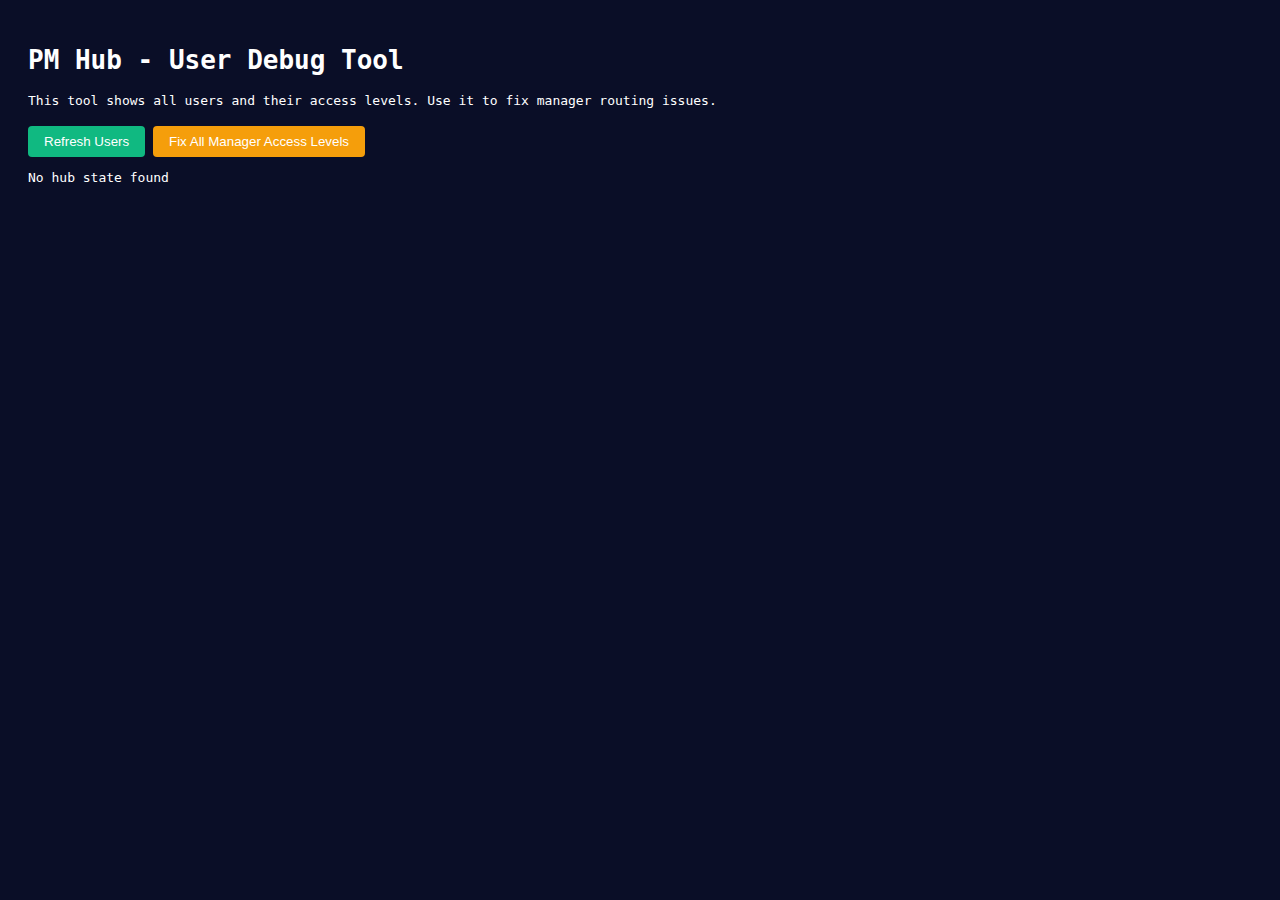
<file: debug-users.html>
<!DOCTYPE html>
<html lang="en">
<head>
    <meta charset="UTF-8">
    <meta name="viewport" content="width=device-width, initial-scale=1.0">
    <title>Debug Users</title>
    <style>
        body {
            font-family: monospace;
            background: #0a0e27;
            color: #fff;
            padding: 20px;
        }
        .user {
            background: rgba(255,255,255,0.1);
            padding: 15px;
            margin: 10px 0;
            border-radius: 8px;
            border: 1px solid rgba(255,255,255,0.2);
        }
        .level-Admin { border-color: #ef4444; }
        .level-Manager { border-color: #f59e0b; }
        .level-Worker { border-color: #3b82f6; }
        .level-User { border-color: #8b5cf6; }
        button {
            background: #3b82f6;
            color: white;
            border: none;
            padding: 8px 16px;
            border-radius: 4px;
            cursor: pointer;
            margin-top: 5px;
        }
        button:hover { background: #2563eb; }
        .fix-btn { background: #f59e0b; }
        .fix-btn:hover { background: #d97706; }
    </style>
</head>
<body>
    <h1>PM Hub - User Debug Tool</h1>
    <p>This tool shows all users and their access levels. Use it to fix manager routing issues.</p>

    <button onclick="loadUsers()" style="background: #10b981;">Refresh Users</button>
    <button onclick="fixAllManagers()" class="fix-btn">Fix All Manager Access Levels</button>

    <div id="users"></div>

    <script>
        function loadUsers() {
            const hubState = localStorage.getItem('pmSystemState');
            if (!hubState) {
                document.getElementById('users').innerHTML = '<p>No hub state found</p>';
                return;
            }

            const state = JSON.parse(hubState);
            const allUsers = [...(state.ourTeam || []), ...(state.clientTeam || [])];

            if (allUsers.length === 0) {
                document.getElementById('users').innerHTML = '<p>No users found</p>';
                return;
            }

            let html = '<h2>All Users (' + allUsers.length + ')</h2>';

            allUsers.forEach((user, index) => {
                const levelClass = 'level-' + (user.accessLevel || 'User');
                html += `
                    <div class="user ${levelClass}">
                        <div><strong>Name:</strong> ${user.name}</div>
                        <div><strong>Email:</strong> ${user.email || 'N/A'}</div>
                        <div><strong>Access Level:</strong> <span style="font-size: 16px; font-weight: bold;">${user.accessLevel || 'User'}</span></div>
                        <div><strong>PIN:</strong> ${user.pin || 'Not set'}</div>
                        <div><strong>Role:</strong> ${user.role || 'N/A'}</div>
                        <button onclick="testLogin('${user.pin}')">Test Login</button>
                        ${user.accessLevel !== 'Manager' && (user.role === 'Project Manager' || user.role === 'Foreman') ?
                            `<button class="fix-btn" onclick="makeManager('${user.id}')">Make Manager</button>` : ''}
                    </div>
                `;
            });

            document.getElementById('users').innerHTML = html;
        }

        function fixAllManagers() {
            const hubState = localStorage.getItem('pmSystemState');
            if (!hubState) {
                alert('No hub state found');
                return;
            }

            const state = JSON.parse(hubState);
            let fixed = 0;

            // Fix in ourTeam
            if (state.ourTeam) {
                state.ourTeam = state.ourTeam.map(user => {
                    // Check if they have Manager-like roles but wrong access level
                    if ((user.role === 'Project Manager' || user.role === 'Foreman') &&
                        user.accessLevel !== 'Manager' && user.accessLevel !== 'Admin') {
                        user.accessLevel = 'Manager';
                        fixed++;
                    }
                    return user;
                });
            }

            // Fix in clientTeam
            if (state.clientTeam) {
                state.clientTeam = state.clientTeam.map(user => {
                    if ((user.role === 'Project Manager' || user.role === 'Foreman') &&
                        user.accessLevel !== 'Manager' && user.accessLevel !== 'Admin') {
                        user.accessLevel = 'Manager';
                        fixed++;
                    }
                    return user;
                });
            }

            localStorage.setItem('pmSystemState', JSON.stringify(state));
            alert(`Fixed ${fixed} user(s). Refresh to see changes.`);
            loadUsers();
        }

        function makeManager(userId) {
            const hubState = localStorage.getItem('pmSystemState');
            if (!hubState) {
                alert('No hub state found');
                return;
            }

            const state = JSON.parse(hubState);

            // Update in ourTeam
            if (state.ourTeam) {
                const user = state.ourTeam.find(u => u.id === userId);
                if (user) {
                    user.accessLevel = 'Manager';
                    localStorage.setItem('pmSystemState', JSON.stringify(state));
                    alert(`${user.name} is now a Manager`);
                    loadUsers();
                    return;
                }
            }

            // Update in clientTeam
            if (state.clientTeam) {
                const user = state.clientTeam.find(u => u.id === userId);
                if (user) {
                    user.accessLevel = 'Manager';
                    localStorage.setItem('pmSystemState', JSON.stringify(state));
                    alert(`${user.name} is now a Manager`);
                    loadUsers();
                    return;
                }
            }
        }

        function testLogin(pin) {
            alert(`Testing login with PIN: ${pin}\n\nNow logout and try logging in with this PIN to test the routing.`);
        }

        // Load users on page load
        loadUsers();
    </script>
</body>
</html>
</file>
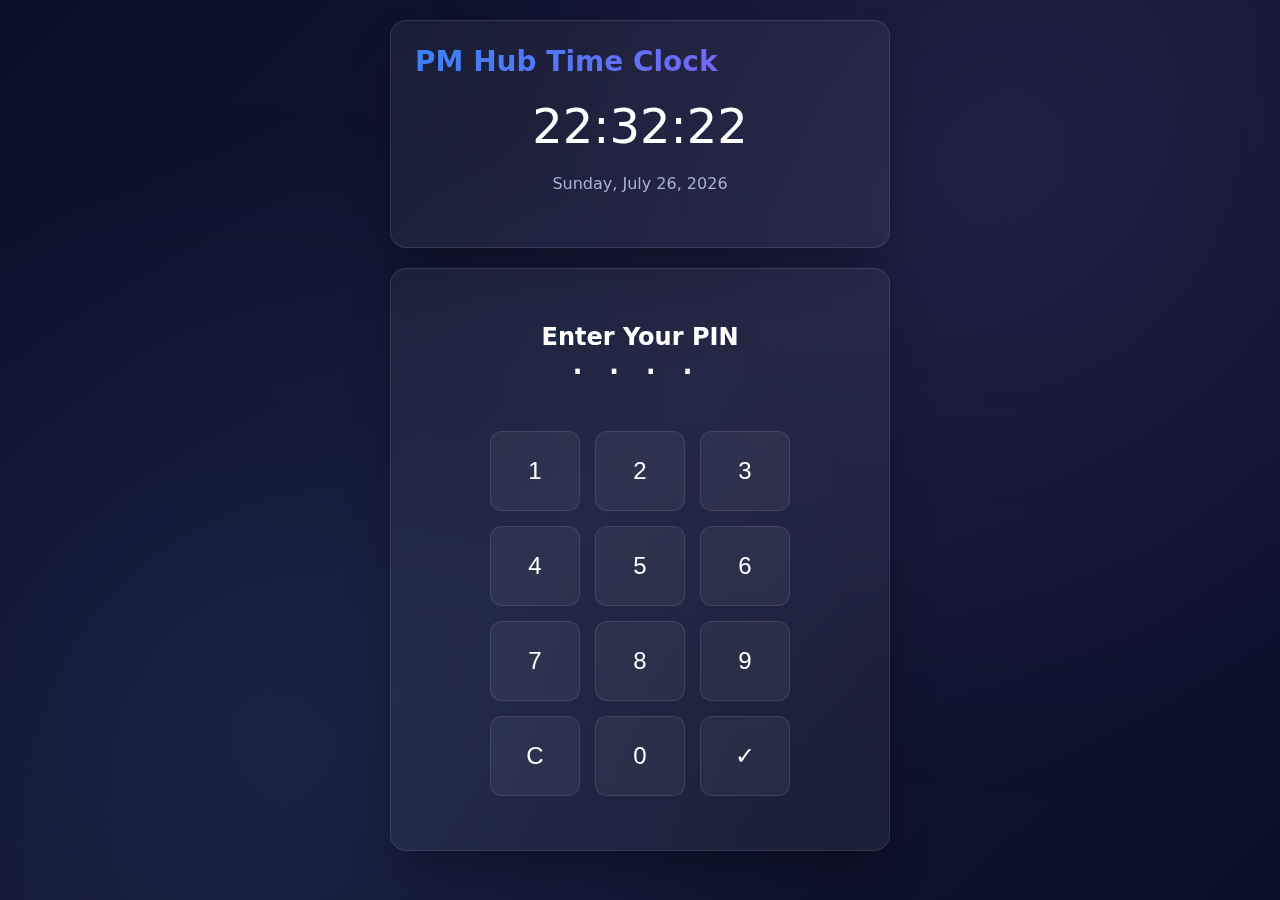
<file: Modules/Clock.html>
<!DOCTYPE html>
<html lang="en">
<head>
    <meta charset="UTF-8">
    <meta name="viewport" content="width=device-width, initial-scale=1.0">
    <title>PM Hub - Time Clock</title>
    <link rel="stylesheet" href="../pm-hub-styles.css">
    <style>
        * {
            margin: 0;
            padding: 0;
            box-sizing: border-box;
        }

        :root {
            --bg-dark: #0a0e27;
            --bg-secondary: #151932;
            --glass-bg: rgba(255, 255, 255, 0.05);
            --glass-border: rgba(255, 255, 255, 0.1);
            --text-primary: #ffffff;
            --text-secondary: #a8b2d1;
            --text-tertiary: #64748b;
            --accent-primary: #3b82f6;
            --accent-success: #10b981;
            --accent-warning: #f59e0b;
            --accent-danger: #ef4444;
        }

        body {
            font-family: system-ui, -apple-system, sans-serif;
            background: linear-gradient(135deg, var(--bg-dark) 0%, var(--bg-secondary) 50%, var(--bg-dark) 100%);
            color: var(--text-primary);
            min-height: 100vh;
            padding: 20px;
        }

        .container {
            max-width: 500px;
            margin: 0 auto;
        }

        .glass-panel {
            background: var(--glass-bg);
            backdrop-filter: blur(10px);
            border: 1px solid var(--glass-border);
            border-radius: 16px;
            padding: 24px;
            margin-bottom: 20px;
        }

        h1 {
            font-size: 28px;
            margin-bottom: 8px;
            background: linear-gradient(135deg, var(--accent-primary), #8b5cf6);
            -webkit-background-clip: text;
            -webkit-text-fill-color: transparent;
        }

        .clock-display {
            font-size: 48px;
            font-weight: 300;
            text-align: center;
            margin: 20px 0;
            font-variant-numeric: tabular-nums;
        }

        .date-display {
            text-align: center;
            color: var(--text-secondary);
            margin-bottom: 30px;
        }

        /* PIN Entry */
        .pin-entry {
            text-align: center;
            padding: 30px 0;
        }

        .pin-display {
            font-size: 36px;
            letter-spacing: 15px;
            font-family: monospace;
            margin-bottom: 30px;
            min-height: 50px;
        }

        .pin-pad {
            display: grid;
            grid-template-columns: repeat(3, 1fr);
            gap: 15px;
            max-width: 300px;
            margin: 0 auto;
        }

        .pin-btn {
            background: var(--glass-bg);
            border: 1px solid var(--glass-border);
            color: var(--text-primary);
            padding: 25px;
            font-size: 24px;
            border-radius: 12px;
            cursor: pointer;
            transition: all 0.2s;
        }

        .pin-btn:hover {
            background: rgba(59, 130, 246, 0.2);
            transform: scale(1.05);
        }

        .pin-btn:active {
            transform: scale(0.95);
        }

        /* Worker Dashboard */
        .worker-info {
            text-align: center;
            margin-bottom: 30px;
        }

        .worker-name {
            font-size: 24px;
            margin-bottom: 8px;
        }

        .worker-status {
            display: inline-block;
            padding: 6px 16px;
            border-radius: 20px;
            font-size: 14px;
            font-weight: 600;
        }

        .status-in {
            background: rgba(16, 185, 129, 0.2);
            color: var(--accent-success);
        }

        .status-out {
            background: rgba(239, 68, 68, 0.2);
            color: var(--accent-danger);
        }

        .status-break {
            background: rgba(245, 158, 11, 0.2);
            color: var(--accent-warning);
        }

        /* Action Buttons */
        .action-grid {
            display: grid;
            gap: 15px;
            margin-bottom: 30px;
        }

        .action-btn {
            padding: 20px;
            font-size: 20px;
            font-weight: 600;
            border: none;
            border-radius: 12px;
            cursor: pointer;
            transition: all 0.2s;
            display: flex;
            align-items: center;
            justify-content: center;
            gap: 12px;
        }

        .action-btn:hover {
            transform: translateY(-2px);
            box-shadow: 0 10px 30px rgba(0, 0, 0, 0.3);
        }

        .action-btn:active {
            transform: translateY(0);
        }

        .btn-clock-in {
            background: linear-gradient(135deg, var(--accent-success), #059669);
            color: white;
        }

        .btn-clock-out {
            background: linear-gradient(135deg, var(--accent-danger), #dc2626);
            color: white;
        }

        .btn-break {
            background: linear-gradient(135deg, var(--accent-warning), #d97706);
            color: white;
        }

        .btn-secondary {
            background: var(--glass-bg);
            border: 1px solid var(--glass-border);
            color: var(--text-primary);
        }

        /* Task Selection */
        .task-select {
            margin-bottom: 20px;
        }

        .task-select label {
            display: block;
            margin-bottom: 8px;
            color: var(--text-secondary);
            font-size: 14px;
        }

        .task-select select {
            width: 100%;
            padding: 12px;
            background: rgba(21, 25, 50, 0.8);
            border: 1px solid var(--glass-border);
            border-radius: 8px;
            color: var(--text-primary);
            font-size: 16px;
        }

        /* Time Summary */
        .time-summary {
            display: grid;
            grid-template-columns: repeat(2, 1fr);
            gap: 15px;
        }

        .summary-card {
            background: rgba(255, 255, 255, 0.02);
            padding: 15px;
            border-radius: 8px;
            text-align: center;
        }

        .summary-value {
            font-size: 24px;
            font-weight: 600;
            margin-bottom: 4px;
        }

        .summary-label {
            font-size: 12px;
            color: var(--text-secondary);
            text-transform: uppercase;
        }

        /* Activity Log */
        .activity-log {
            max-height: 200px;
            overflow-y: auto;
        }

        .log-entry {
            padding: 10px;
            border-bottom: 1px solid var(--glass-border);
            font-size: 14px;
            display: flex;
            justify-content: space-between;
        }

        .log-time {
            color: var(--text-tertiary);
        }

        /* Notifications */
        .notification {
            position: fixed;
            top: 20px;
            right: 20px;
            padding: 16px 24px;
            border-radius: 12px;
            background: var(--glass-bg);
            backdrop-filter: blur(10px);
            border: 1px solid var(--glass-border);
            animation: slideIn 0.3s ease;
            z-index: 1000;
        }

        @keyframes slideIn {
            from {
                transform: translateX(100%);
                opacity: 0;
            }
            to {
                transform: translateX(0);
                opacity: 1;
            }
        }

        .notification.success {
            border-color: var(--accent-success);
            background: rgba(16, 185, 129, 0.1);
        }

        .notification.error {
            border-color: var(--accent-danger);
            background: rgba(239, 68, 68, 0.1);
        }

        /* Mobile Responsive */
        @media (max-width: 600px) {
            .container {
                padding: 10px;
            }
            
            .clock-display {
                font-size: 36px;
            }
            
            .pin-btn {
                padding: 20px;
                font-size: 20px;
            }
        }
    </style>
</head>
<body>
    <div class="container">
        <!-- Clock Display -->
        <div class="glass-panel">
            <h1>PM Hub Time Clock</h1>
            <div class="clock-display" id="clock">00:00:00</div>
            <div class="date-display" id="date">Loading...</div>
        </div>

        <!-- PIN Entry Screen -->
        <div id="pinScreen" class="glass-panel">
            <div class="pin-entry">
                <h2>Enter Your PIN</h2>
                <div class="pin-display" id="pinDisplay">····</div>
                <div class="pin-pad">
                    <button class="pin-btn" onclick="addPin('1')">1</button>
                    <button class="pin-btn" onclick="addPin('2')">2</button>
                    <button class="pin-btn" onclick="addPin('3')">3</button>
                    <button class="pin-btn" onclick="addPin('4')">4</button>
                    <button class="pin-btn" onclick="addPin('5')">5</button>
                    <button class="pin-btn" onclick="addPin('6')">6</button>
                    <button class="pin-btn" onclick="addPin('7')">7</button>
                    <button class="pin-btn" onclick="addPin('8')">8</button>
                    <button class="pin-btn" onclick="addPin('9')">9</button>
                    <button class="pin-btn" onclick="clearPin()">C</button>
                    <button class="pin-btn" onclick="addPin('0')">0</button>
                    <button class="pin-btn" onclick="submitPin()">✓</button>
                </div>
            </div>
        </div>

        <!-- Worker Dashboard -->
        <div id="workerScreen" class="glass-panel" style="display: none;">
            <div class="worker-info">
                <div class="worker-name" id="workerName">John Smith</div>
                <span class="worker-status status-out" id="workerStatus">Clocked Out</span>
            </div>

            <!-- Task Selection -->
            <div class="task-select">
                <label>Select Project/Task:</label>
                <select id="projectSelect" onchange="loadTasks()">
                    <option value="">-- Select Project --</option>
                </select>
                <select id="taskSelect" style="margin-top: 10px; display: none;">
                    <option value="">-- Select Task --</option>
                </select>
            </div>

            <!-- Action Buttons -->
            <div class="action-grid">
                <button class="action-btn btn-clock-in" id="btnClockIn" onclick="clockIn()">
                    <span>🕐</span> Clock In
                </button>
                <button class="action-btn btn-break" id="btnBreak" onclick="toggleBreak()" style="display: none;">
                    <span>☕</span> Start Break
                </button>
                <button class="action-btn btn-clock-out" id="btnClockOut" onclick="clockOut()" style="display: none;">
                    <span>🏠</span> Clock Out
                </button>
            </div>

            <!-- Time Summary -->
            <div class="time-summary">
                <div class="summary-card">
                    <div class="summary-value" id="todayHours">0.0</div>
                    <div class="summary-label">Hours Today</div>
                </div>
                <div class="summary-card">
                    <div class="summary-value" id="weekHours">0.0</div>
                    <div class="summary-label">Hours This Week</div>
                </div>
            </div>

            <!-- Today's Activity -->
            <h3 style="margin-top: 30px; margin-bottom: 15px;">Today's Activity</h3>
            <div class="activity-log" id="activityLog">
                <div class="log-entry">
                    <span>No activity yet today</span>
                </div>
            </div>

            <!-- Sign Out -->
            <button class="action-btn btn-secondary" onclick="signOut()" style="margin-top: 20px;">
                Sign Out
            </button>
        </div>
    </div>

    <script>
        // State Management
        let currentWorker = null;
        let currentStatus = null;
        let currentPin = '';
        let clockInterval = null;
        let currentProject = null;
        let currentTask = null;

        // Data Storage Keys
        const STORAGE_PREFIX = 'pmhub_clock_';
        const HUB_DATA_KEY = 'pmHubState'; // From 017

        // Initialize
        function init() {
            startClock();
            updateDate();
            loadProjects();
            
            // Check if already signed in
            const savedWorker = localStorage.getItem(STORAGE_PREFIX + 'current_worker');
            if (savedWorker) {
                currentWorker = JSON.parse(savedWorker);
                showWorkerScreen();
            }
        }

        // Clock Functions
        function startClock() {
            updateClock();
            clockInterval = setInterval(updateClock, 1000);
        }

        function updateClock() {
            const now = new Date();
            const hours = String(now.getHours()).padStart(2, '0');
            const minutes = String(now.getMinutes()).padStart(2, '0');
            const seconds = String(now.getSeconds()).padStart(2, '0');
            document.getElementById('clock').textContent = `${hours}:${minutes}:${seconds}`;
        }

        function updateDate() {
            const now = new Date();
            const options = { weekday: 'long', year: 'numeric', month: 'long', day: 'numeric' };
            document.getElementById('date').textContent = now.toLocaleDateString('en-US', options);
        }

        // PIN Entry Functions
        function addPin(digit) {
            if (currentPin.length < 4) {
                currentPin += digit;
                updatePinDisplay();
                
                // Auto-submit at 4 digits
                if (currentPin.length === 4) {
                    setTimeout(submitPin, 200);
                }
            }
        }

        function clearPin() {
            currentPin = '';
            updatePinDisplay();
        }

        function updatePinDisplay() {
            const display = document.getElementById('pinDisplay');
            if (currentPin.length === 0) {
                display.textContent = '····';
            } else {
                display.textContent = '●'.repeat(currentPin.length) + '·'.repeat(4 - currentPin.length);
            }
        }

        async function submitPin() {
            if (currentPin.length !== 4) {
                showNotification('Please enter a 4-digit PIN', 'error');
                return;
            }

            // Get team data from hub storage
            const hubData = getHubData();
            if (!hubData) {
                showNotification('Cannot connect to hub data', 'error');
                return;
            }

            // Check both team types for PIN
            let worker = null;
            if (hubData.ourTeam) {
                worker = hubData.ourTeam.find(m => m.pin === currentPin);
            }
            if (!worker && hubData.clientTeam) {
                worker = hubData.clientTeam.find(m => m.pin === currentPin);
            }

            if (worker) {
                currentWorker = worker;
                localStorage.setItem(STORAGE_PREFIX + 'current_worker', JSON.stringify(worker));
                showWorkerScreen();
                showNotification(`Welcome, ${worker.name}!`, 'success');
            } else {
                showNotification('Invalid PIN', 'error');
                currentPin = '';
                updatePinDisplay();
            }
        }

        // Get Hub Data
        function getHubData() {
            const data = localStorage.getItem(HUB_DATA_KEY);
            if (data) {
                try {
                    return JSON.parse(data);
                } catch (e) {
                    console.error('Failed to parse hub data:', e);
                }
            }
            return null;
        }

        // Worker Screen Functions
        function showWorkerScreen() {
            document.getElementById('pinScreen').style.display = 'none';
            document.getElementById('workerScreen').style.display = 'block';
            
            // Update worker info
            document.getElementById('workerName').textContent = currentWorker.name;
            
            // Load worker status
            loadWorkerStatus();
            loadProjects();
            loadTodayActivity();
            updateSummary();
        }

        function loadWorkerStatus() {
            const statusKey = STORAGE_PREFIX + 'status_' + currentWorker.id;
            const status = localStorage.getItem(statusKey);
            
            if (status) {
                currentStatus = JSON.parse(status);
                updateStatusDisplay();
            } else {
                currentStatus = { status: 'out', lastAction: null };
                updateStatusDisplay();
            }
        }

        function updateStatusDisplay() {
            const statusEl = document.getElementById('workerStatus');
            const clockInBtn = document.getElementById('btnClockIn');
            const breakBtn = document.getElementById('btnBreak');
            const clockOutBtn = document.getElementById('btnClockOut');
            
            switch(currentStatus.status) {
                case 'in':
                    statusEl.textContent = 'Clocked In';
                    statusEl.className = 'worker-status status-in';
                    clockInBtn.style.display = 'none';
                    breakBtn.style.display = 'block';
                    clockOutBtn.style.display = 'block';
                    breakBtn.innerHTML = '<span>☕</span> Start Break';
                    break;
                case 'break':
                    statusEl.textContent = 'On Break';
                    statusEl.className = 'worker-status status-break';
                    clockInBtn.style.display = 'none';
                    breakBtn.style.display = 'block';
                    clockOutBtn.style.display = 'block';
                    breakBtn.innerHTML = '<span>▶️</span> End Break';
                    break;
                default:
                    statusEl.textContent = 'Clocked Out';
                    statusEl.className = 'worker-status status-out';
                    clockInBtn.style.display = 'block';
                    breakBtn.style.display = 'none';
                    clockOutBtn.style.display = 'none';
            }
        }

        // Load Projects from Hub
        function loadProjects() {
            const hubData = getHubData();
            if (!hubData || !hubData.projects) return;
            
            const select = document.getElementById('projectSelect');
            select.innerHTML = '<option value="">-- Select Project --</option>';
            
            hubData.projects.forEach(project => {
                const option = document.createElement('option');
                option.value = project.id;
                option.textContent = `${project.code} - ${project.name}`;
                select.appendChild(option);
            });
        }

        function loadTasks() {
            const projectId = document.getElementById('projectSelect').value;
            if (!projectId) {
                document.getElementById('taskSelect').style.display = 'none';
                return;
            }
            
            const hubData = getHubData();
            const project = hubData.projects.find(p => p.id == projectId);
            if (!project) return;
            
            currentProject = project;
            const taskSelect = document.getElementById('taskSelect');
            taskSelect.innerHTML = '<option value="">-- General --</option>';
            
            // Load areas and tasks
            if (project.areas) {
                project.areas.forEach(area => {
                    const optgroup = document.createElement('optgroup');
                    optgroup.label = area.name;
                    
                    if (area.tasks && area.tasks.length > 0) {
                        flattenTasks(area.tasks, '').forEach(task => {
                            const option = document.createElement('option');
                            option.value = `${area.id}_${task.wbs}`;
                            option.textContent = `${task.wbs} - ${task.name}`;
                            optgroup.appendChild(option);
                        });
                    } else {
                        const option = document.createElement('option');
                        option.value = area.id;
                        option.textContent = area.name;
                        optgroup.appendChild(option);
                    }
                    
                    taskSelect.appendChild(optgroup);
                });
            }
            
            taskSelect.style.display = 'block';
        }

        function flattenTasks(tasks, parentWbs) {
            let flat = [];
            tasks.forEach((task, index) => {
                const wbs = parentWbs ? `${parentWbs}.${index + 1}` : `${index + 1}`;
                flat.push({
                    ...task,
                    wbs: wbs
                });
                if (task.children && task.children.length > 0) {
                    flat = flat.concat(flattenTasks(task.children, wbs));
                }
            });
            return flat;
        }

        // Clock Actions
        async function clockIn() {
            const projectId = document.getElementById('projectSelect').value;
            if (!projectId) {
                showNotification('Please select a project', 'error');
                return;
            }
            
            const taskId = document.getElementById('taskSelect').value;
            
            const entry = {
                type: 'clock-in',
                workerId: currentWorker.id,
                workerName: currentWorker.name,
                projectId: projectId,
                taskId: taskId,
                timestamp: new Date().toISOString(),
                location: await getLocation()
            };
            
            // Save to time log
            saveTimeEntry(entry);
            
            // Update status
            currentStatus = {
                status: 'in',
                lastAction: entry.timestamp,
                projectId: projectId,
                taskId: taskId
            };
            saveWorkerStatus();
            updateStatusDisplay();
            
            showNotification('Clocked in successfully', 'success');
            loadTodayActivity();
            updateSummary();
        }

        async function clockOut() {
            const entry = {
                type: 'clock-out',
                workerId: currentWorker.id,
                workerName: currentWorker.name,
                projectId: currentStatus.projectId,
                taskId: currentStatus.taskId,
                timestamp: new Date().toISOString(),
                location: await getLocation()
            };
            
            // Calculate hours worked
            if (currentStatus.lastAction) {
                const start = new Date(currentStatus.lastAction);
                const end = new Date();
                const hours = (end - start) / (1000 * 60 * 60);
                entry.hoursWorked = Math.round(hours * 100) / 100;
            }
            
            saveTimeEntry(entry);
            
            currentStatus = {
                status: 'out',
                lastAction: entry.timestamp
            };
            saveWorkerStatus();
            updateStatusDisplay();
            
            showNotification('Clocked out successfully', 'success');
            loadTodayActivity();
            updateSummary();
        }

        async function toggleBreak() {
            if (currentStatus.status === 'break') {
                // End break
                const entry = {
                    type: 'break-end',
                    workerId: currentWorker.id,
                    workerName: currentWorker.name,
                    timestamp: new Date().toISOString()
                };
                saveTimeEntry(entry);
                
                currentStatus.status = 'in';
                showNotification('Break ended', 'success');
            } else {
                // Start break
                const entry = {
                    type: 'break-start',
                    workerId: currentWorker.id,
                    workerName: currentWorker.name,
                    timestamp: new Date().toISOString()
                };
                saveTimeEntry(entry);
                
                currentStatus.status = 'break';
                showNotification('Break started', 'success');
            }
            
            saveWorkerStatus();
            updateStatusDisplay();
            loadTodayActivity();
        }

        // Data Storage
        function saveTimeEntry(entry) {
            const key = STORAGE_PREFIX + 'time_entries';
            const entries = JSON.parse(localStorage.getItem(key) || '[]');
            entries.push(entry);
            localStorage.setItem(key, JSON.stringify(entries));
            
            // Also sync to hub if possible
            syncToHub('time_entry', entry);
        }

        function saveWorkerStatus() {
            const statusKey = STORAGE_PREFIX + 'status_' + currentWorker.id;
            localStorage.setItem(statusKey, JSON.stringify(currentStatus));
        }

        function syncToHub(type, data) {
            // Broadcast to hub if available
            if (window.BroadcastChannel) {
                const channel = new BroadcastChannel('pmhub');
                channel.postMessage({
                    event: `clock.${type}`,
                    data: data
                });
            }
            
            // Also save to hub storage for offline sync
            const hubSyncKey = STORAGE_PREFIX + 'hub_sync';
            const syncQueue = JSON.parse(localStorage.getItem(hubSyncKey) || '[]');
            syncQueue.push({ type, data, timestamp: new Date().toISOString() });
            localStorage.setItem(hubSyncKey, JSON.stringify(syncQueue));
        }

        // Activity & Summary
        function loadTodayActivity() {
            const entries = JSON.parse(localStorage.getItem(STORAGE_PREFIX + 'time_entries') || '[]');
            const today = new Date().toDateString();
            
            const todayEntries = entries.filter(e => {
                return new Date(e.timestamp).toDateString() === today && 
                       e.workerId === currentWorker.id;
            });
            
            const logEl = document.getElementById('activityLog');
            
            if (todayEntries.length === 0) {
                logEl.innerHTML = '<div class="log-entry"><span>No activity yet today</span></div>';
                return;
            }
            
            logEl.innerHTML = '';
            todayEntries.reverse().forEach(entry => {
                const time = new Date(entry.timestamp).toLocaleTimeString('en-US', {
                    hour: 'numeric',
                    minute: '2-digit'
                });
                
                let action = '';
                switch(entry.type) {
                    case 'clock-in': action = 'Clocked In'; break;
                    case 'clock-out': action = 'Clocked Out'; break;
                    case 'break-start': action = 'Started Break'; break;
                    case 'break-end': action = 'Ended Break'; break;
                }
                
                const logEntry = document.createElement('div');
                logEntry.className = 'log-entry';
                logEntry.innerHTML = `
                    <span>${action}</span>
                    <span class="log-time">${time}</span>
                `;
                logEl.appendChild(logEntry);
            });
        }

        function updateSummary() {
            const entries = JSON.parse(localStorage.getItem(STORAGE_PREFIX + 'time_entries') || '[]');
            const workerEntries = entries.filter(e => e.workerId === currentWorker.id);
            
            // Calculate today's hours
            const today = new Date().toDateString();
            let todayHours = 0;
            
            const todayClockIns = workerEntries.filter(e => 
                e.type === 'clock-in' && new Date(e.timestamp).toDateString() === today
            );
            const todayClockOuts = workerEntries.filter(e => 
                e.type === 'clock-out' && new Date(e.timestamp).toDateString() === today
            );
            
            // Simple calculation - sum all clock-out hours
            todayClockOuts.forEach(out => {
                if (out.hoursWorked) {
                    todayHours += out.hoursWorked;
                }
            });
            
            // If currently clocked in, add current session
            if (currentStatus && currentStatus.status === 'in' && currentStatus.lastAction) {
                const start = new Date(currentStatus.lastAction);
                const now = new Date();
                const currentHours = (now - start) / (1000 * 60 * 60);
                todayHours += currentHours;
            }
            
            // Calculate week hours
            const weekStart = new Date();
            weekStart.setDate(weekStart.getDate() - weekStart.getDay());
            weekStart.setHours(0, 0, 0, 0);
            
            let weekHours = 0;
            const weekOuts = workerEntries.filter(e => 
                e.type === 'clock-out' && new Date(e.timestamp) >= weekStart
            );
            weekOuts.forEach(out => {
                if (out.hoursWorked) {
                    weekHours += out.hoursWorked;
                }
            });
            
            // Update display
            document.getElementById('todayHours').textContent = todayHours.toFixed(1);
            document.getElementById('weekHours').textContent = weekHours.toFixed(1);
        }

        // Location
        async function getLocation() {
            if (!navigator.geolocation) return null;
            
            return new Promise((resolve) => {
                navigator.geolocation.getCurrentPosition(
                    (position) => resolve({
                        lat: position.coords.latitude,
                        lng: position.coords.longitude,
                        accuracy: position.coords.accuracy
                    }),
                    () => resolve(null),
                    { enableHighAccuracy: true, timeout: 5000 }
                );
            });
        }

        // Sign Out
        function signOut() {
            if (currentStatus && currentStatus.status === 'in') {
                if (!confirm('You are still clocked in. Clock out before signing out?')) {
                    return;
                }
                clockOut();
            }
            
            currentWorker = null;
            currentStatus = null;
            currentPin = '';
            
            localStorage.removeItem(STORAGE_PREFIX + 'current_worker');
            
            document.getElementById('workerScreen').style.display = 'none';
            document.getElementById('pinScreen').style.display = 'block';
            
            clearPin();
        }

        // Notifications
        function showNotification(message, type = 'success') {
            const notification = document.createElement('div');
            notification.className = `notification ${type}`;
            notification.textContent = message;
            
            document.body.appendChild(notification);
            
            setTimeout(() => {
                notification.style.animation = 'slideOut 0.3s ease';
                setTimeout(() => notification.remove(), 300);
            }, 3000);
        }

        // Initialize on load
        document.addEventListener('DOMContentLoaded', init);
    </script>
</body>
</html>
</file>
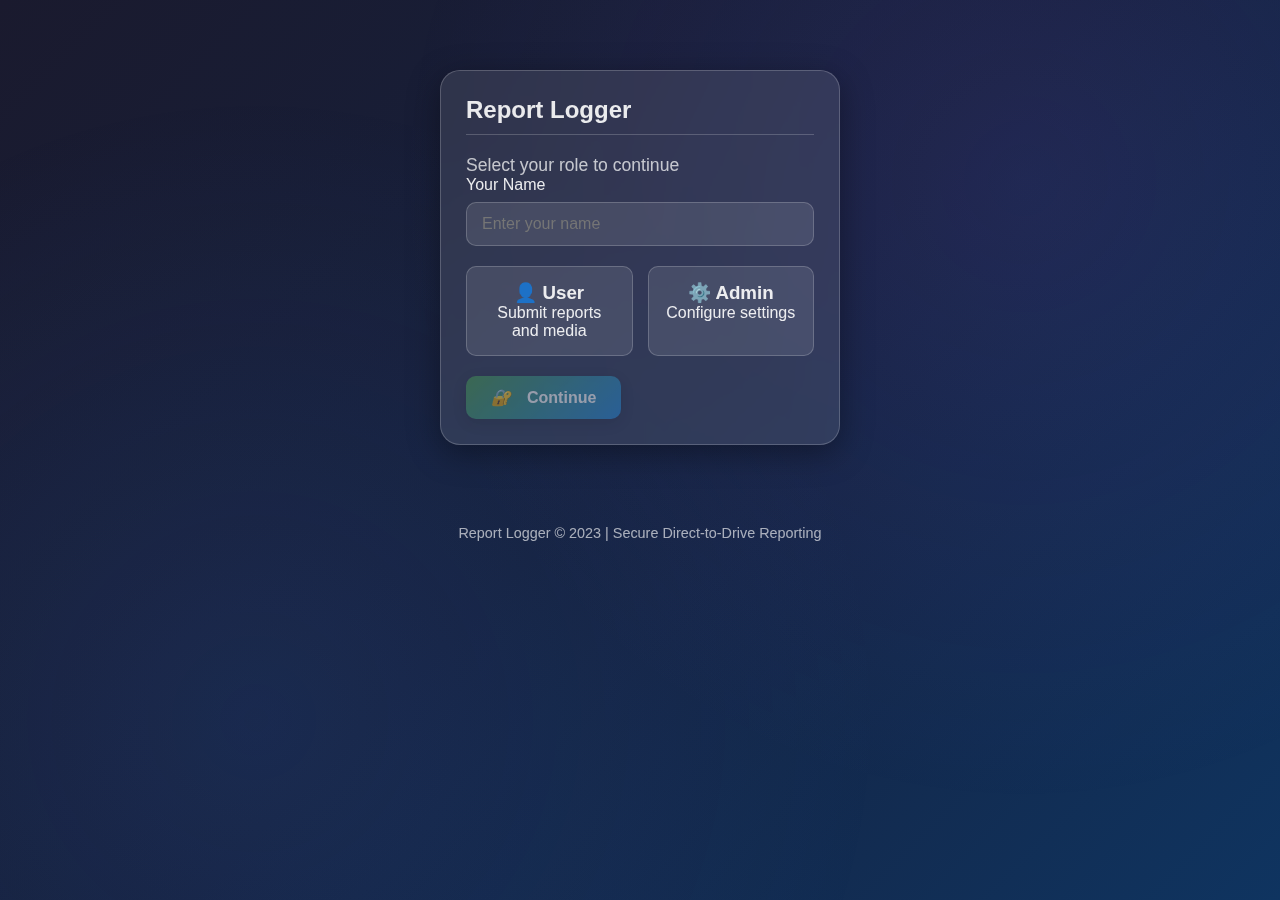
<file: Modules/Reports.html>
<!DOCTYPE html>
<html lang="en">
<head>
  <meta charset="utf-8" />
  <meta name="viewport" content="width=device-width,initial-scale=1" />
  <title>Report Logger - Role-Based System</title>
  <link rel="stylesheet" href="../pm-hub-styles.css">
  <style>
    :root {
      --primary-color: rgba(76, 175, 80, 0.8);
      --secondary-color: rgba(33, 150, 243, 0.8);
      --accent-color: rgba(156, 39, 176, 0.8);
      --dark-bg: rgba(18, 18, 18, 0.85);
      --glass-bg: rgba(255, 255, 255, 0.1);
      --glass-border: rgba(255, 255, 255, 0.2);
      --text-light: rgba(255, 255, 255, 0.9);
      --text-muted: rgba(255, 255, 255, 0.7);
      --shadow: 0 8px 32px 0 rgba(0, 0, 0, 0.36);
    }

    * {
      margin: 0;
      padding: 0;
      box-sizing: border-box;
      font-family: 'Segoe UI', Tahoma, Geneva, Verdana, sans-serif;
    }

    body {
      background: linear-gradient(135deg, #1a1a2e, #16213e, #0f3460);
      color: var(--text-light);
      min-height: 100vh;
      display: flex;
      flex-direction: column;
      align-items: center;
      padding: 20px;
    }

    .container {
      width: 100%;
      max-width: 900px;
      margin: 0 auto;
    }

    header {
      text-align: center;
      margin-bottom: 30px;
    }

    h1 {
      font-size: 2.5rem;
      margin-bottom: 10px;
      background: linear-gradient(90deg, var(--primary-color), var(--secondary-color));
      -webkit-background-clip: text;
      background-clip: text;
      color: transparent;
      text-shadow: 0 2px 10px rgba(0, 0, 0, 0.2);
    }

    .subtitle {
      font-size: 1.1rem;
      opacity: 0.8;
    }

    .card {
      background: var(--glass-bg);
      backdrop-filter: blur(10px);
      -webkit-backdrop-filter: blur(10px);
      border-radius: 20px;
      border: 1px solid var(--glass-border);
      padding: 25px;
      margin-bottom: 25px;
      box-shadow: var(--shadow);
      transition: transform 0.3s ease;
    }

    .card:hover {
      transform: translateY(-5px);
    }

    h2 {
      margin-bottom: 20px;
      font-size: 1.5rem;
      color: var(--text-light);
      border-bottom: 1px solid var(--glass-border);
      padding-bottom: 10px;
    }

    .form-group {
      margin-bottom: 20px;
    }

    label {
      display: block;
      margin-bottom: 8px;
      font-weight: 500;
    }

    input, textarea, select {
      width: 100%;
      padding: 12px 15px;
      border-radius: 10px;
      border: 1px solid var(--glass-border);
      background: rgba(255, 255, 255, 0.1);
      color: var(--text-light);
      font-size: 1rem;
      transition: all 0.3s ease;
    }

    /* Improved dropdown contrast */
    select option {
      background: #2a2a2a;
      color: var(--text-light);
    }

    input:focus, textarea:focus, select:focus {
      outline: none;
      border-color: var(--primary-color);
      box-shadow: 0 0 0 2px rgba(76, 175, 80, 0.3);
    }

    textarea {
      min-height: 120px;
      resize: vertical;
    }

    .btn {
      background: linear-gradient(135deg, var(--primary-color), var(--secondary-color));
      color: white;
      border: none;
      padding: 12px 25px;
      border-radius: 10px;
      font-size: 1rem;
      font-weight: 600;
      cursor: pointer;
      transition: all 0.3s ease;
      display: inline-flex;
      align-items: center;
      justify-content: center;
      box-shadow: 0 4px 15px 0 rgba(0, 0, 0, 0.2);
    }

    .btn:hover {
      transform: translateY(-2px);
      box-shadow: 0 6px 20px 0 rgba(0, 0, 0, 0.3);
    }

    .btn:active {
      transform: translateY(0);
    }

    .btn i {
      margin-right: 8px;
    }

    .btn-secondary {
      background: rgba(255, 255, 255, 0.1);
      border: 1px solid var(--glass-border);
    }

    .btn-accent {
      background: linear-gradient(135deg, var(--accent-color), var(--secondary-color));
    }

    .btn-small {
      padding: 8px 15px;
      font-size: 0.9rem;
    }

    .controls {
      display: flex;
      gap: 10px;
      flex-wrap: wrap;
      margin-bottom: 20px;
    }

    .preview-container {
      margin-top: 20px;
      text-align: center;
    }

    video, canvas {
      width: 100%;
      max-height: 420px;
      border-radius: 8px;
      background: #000;
    }

    #mediaPreview {
      max-width: 100%;
      max-height: 300px;
      border-radius: 10px;
      display: none;
    }

    .capture-controls {
      display: flex;
      gap: 10px;
      justify-content: center;
      margin-top: 15px;
    }

    .status {
      padding: 15px;
      border-radius: 10px;
      margin-top: 20px;
      text-align: center;
      display: none;
    }

    .success {
      background: rgba(76, 175, 80, 0.2);
      border: 1px solid rgba(76, 175, 80, 0.5);
    }

    .error {
      background: rgba(244, 67, 54, 0.2);
      border: 1px solid rgba(244, 67, 54, 0.5);
    }

    .loading {
      background: rgba(33, 150, 243, 0.2);
      border: 1px solid rgba(33, 150, 243, 0.5);
    }

    .hidden {
      display: none;
    }

    .auth-section {
      display: flex;
      gap: 10px;
      align-items: center;
      margin-bottom: 15px;
    }

    #authStatus {
      padding: 8px 15px;
      border-radius: 8px;
      background: rgba(255, 255, 255, 0.1);
    }

    .login-section {
      max-width: 400px;
      margin: 50px auto;
    }

    .role-selector {
      display: flex;
      gap: 15px;
      margin: 20px 0;
    }

    .role-btn {
      flex: 1;
      padding: 15px;
      text-align: center;
      border-radius: 10px;
      background: var(--glass-bg);
      border: 1px solid var(--glass-border);
      cursor: pointer;
      transition: all 0.3s ease;
    }

    .role-btn:hover {
      background: rgba(255, 255, 255, 0.15);
    }

    .role-btn.active {
      background: linear-gradient(135deg, var(--primary-color), var(--secondary-color));
      border-color: transparent;
    }

    .mode-selector {
      display: flex;
      gap: 10px;
      margin-bottom: 20px;
    }

    .mode-btn {
      flex: 1;
      padding: 12px;
      text-align: center;
      border-radius: 10px;
      background: var(--glass-bg);
      border: 1px solid var(--glass-border);
      cursor: pointer;
      transition: all 0.3s ease;
    }

    .mode-btn.active {
      background: linear-gradient(135deg, var(--accent-color), var(--secondary-color));
      border-color: transparent;
    }

    .icon-btn {
      width: 50px;
      height: 50px;
      border-radius: 50%;
      display: flex;
      align-items: center;
      justify-content: center;
      background: var(--glass-bg);
      border: 1px solid var(--glass-border);
      cursor: pointer;
      transition: all 0.3s ease;
      font-size: 1.2rem;
    }

    .icon-btn:hover {
      background: rgba(255, 255, 255, 0.15);
      transform: scale(1.1);
    }

    .icon-btn.active {
      background: linear-gradient(135deg, var(--primary-color), var(--secondary-color));
      border-color: transparent;
    }

    .user-ui {
      display: flex;
      flex-direction: column;
      gap: 15px;
    }

    .user-controls {
      display: flex;
      gap: 15px;
      justify-content: center;
    }

    .admin-only {
      display: none;
    }

    footer {
      margin-top: 30px;
      text-align: center;
      font-size: 0.9rem;
      opacity: 0.7;
    }

    @media (max-width: 600px) {
      .container {
        padding: 10px;
      }
      
      h1 {
        font-size: 2rem;
      }
      
      .card {
        padding: 20px;
      }
      
      .controls {
        flex-direction: column;
      }
      
      .role-selector, .mode-selector {
        flex-direction: column;
      }
    }
  </style>
</head>
<body>
  <div class="container">
    <!-- Login Section -->
    <div id="loginSection" class="card login-section">
      <h2>Report Logger</h2>
      <p class="subtitle">Select your role to continue</p>
      
      <div class="form-group">
        <label for="userName">Your Name</label>
        <input type="text" id="userName" placeholder="Enter your name">
      </div>
      
      <div class="role-selector">
        <div class="role-btn" data-role="user">
          <h3>👤 User</h3>
          <p>Submit reports and media</p>
        </div>
        <div class="role-btn" data-role="admin">
          <h3>⚙️ Admin</h3>
          <p>Configure settings</p>
        </div>
      </div>
      
      <button id="loginBtn" class="btn" disabled>
        <i>🔐</i> Continue
      </button>
    </div>

    <!-- Main Application (Initially Hidden) -->
    <div id="appSection" class="hidden">
      <header>
        <h1>Report Logger</h1>
        <p class="subtitle" id="roleSubtitle">User Mode - Simple Reporting</p>
        <div class="auth-section">
          <button id="authorizeBtn" class="btn btn-small">
            <i>🔐</i> Authorize Drive
          </button>
          <button id="signoutBtn" class="btn btn-secondary btn-small" disabled>
            <i>🚪</i> Sign Out
          </button>
          <div id="authStatus">Not authorized</div>
          <button id="logoutBtn" class="btn btn-secondary btn-small">
            <i>🔓</i> Switch User
          </button>
        </div>
      </header>

      <!-- Admin Configuration Section -->
      <div id="adminSection" class="card admin-only">
        <h2>Admin Configuration</h2>
        
        <div class="form-group">
          <label for="defaultFolder">Default Reports Folder</label>
          <div class="controls">
            <input type="text" id="defaultFolder" placeholder="Folder ID or name">
            <button id="createFolderBtn" class="btn btn-accent">
              <i>📁</i> Create New Folder
            </button>
          </div>
          <small style="color: var(--text-muted);">Leave blank to use Drive root</small>
        </div>
        
        <div class="form-group">
          <label for="userPermissions">User Permissions</label>
          <select id="userPermissions">
            <option value="both">Allow both reports and media</option>
            <option value="reports">Reports only</option>
            <option value="media">Media only</option>
          </select>
        </div>
        
        <button id="saveSettings" class="btn">
          <i>💾</i> Save Settings
        </button>
      </div>

      <!-- User Interface Section -->
      <div id="userSection" class="card">
        <h2>Create Report</h2>
        
        <!-- Mode Selector (User) -->
        <div class="mode-selector">
          <div class="mode-btn active" data-mode="report">
            <i>📝</i> Text Report
          </div>
          <div class="mode-btn" data-mode="media">
            <i>📷</i> Media Capture
          </div>
        </div>

        <!-- Text Report Section -->
        <div id="reportSection">
          <div class="form-group">
            <label for="reportTitle">Report Title</label>
            <input type="text" id="reportTitle" placeholder="Enter a title for your report">
          </div>
          <div class="form-group">
            <label for="reportDescription">Description</label>
            <textarea id="reportDescription" placeholder="Provide details about the incident"></textarea>
          </div>
          <div class="form-group">
            <label for="reportPriority">Priority</label>
            <select id="reportPriority">
              <option value="low">Low</option>
              <option value="medium" selected>Medium</option>
              <option value="high">High</option>
              <option value="critical">Critical</option>
            </select>
          </div>
          <button id="submitReport" class="btn">
            <i>📋</i> Submit Report
          </button>
        </div>

        <!-- Media Capture Section -->
        <div id="mediaSection" class="hidden">
          <div class="form-group">
            <label for="mediaCaption">Media Caption</label>
            <input type="text" id="mediaCaption" placeholder="Add a caption for your photo/video">
          </div>
          
          <div class="user-controls">
            <div class="icon-btn" id="startCamera" title="Start Camera">
              📷
            </div>
            <div class="icon-btn" id="switchCamera" title="Switch Camera">
              🔄
            </div>
            <div class="icon-btn" id="takePhoto" title="Take Photo" disabled>
              📸
            </div>
            <div class="icon-btn" id="startRecording" title="Start Recording" disabled>
              🎥
            </div>
            <div class="icon-btn hidden" id="stopRecording" title="Stop Recording">
              ⏹️
            </div>
          </div>
          
          <div class="preview-container">
            <video id="preview" autoplay playsinline class="hidden"></video>
            <canvas id="photoCanvas" class="hidden"></canvas>
            <img id="mediaPreview" alt="Captured media preview">
          </div>
          
          <button id="uploadBtn" class="btn hidden" style="margin-top: 15px;">
            <i>📤</i> Upload to Drive
          </button>
        </div>
      </div>

      <div id="statusMessage" class="status"></div>
      
      <div class="card">
        <h2>Last Capture Info</h2>
        <pre id="lastInfo">None</pre>
      </div>
    </div>
  </div>

  <footer>
    <p>Report Logger &copy; 2023 | Secure Direct-to-Drive Reporting</p>
  </footer>

  <!-- Google Identity Services (token client) -->
  <script src="https://accounts.google.com/gsi/client" async defer></script>

  <script>
    // ---------- CONFIGURE THESE ----------
    const CLIENT_ID = '904576712649-mcrh6cl8ei84gktkfg2f36eqc8454k1q.apps.googleusercontent.com';
    const API_KEY = 'AIzaSyBoEAEz1NnCJDQ221u4XxXZIBaQrN-nlAc';
    // -------------------------------------

    const SCOPES = 'https://www.googleapis.com/auth/drive.file';

    // UI elements
    const loginSection = document.getElementById('loginSection');
    const appSection = document.getElementById('appSection');
    const adminSection = document.getElementById('adminSection');
    const userSection = document.getElementById('userSection');
    const reportSection = document.getElementById('reportSection');
    const mediaSection = document.getElementById('mediaSection');
    const roleSubtitle = document.getElementById('roleSubtitle');
    
    const loginBtn = document.getElementById('loginBtn');
    const logoutBtn = document.getElementById('logoutBtn');
    const authorizeBtn = document.getElementById('authorizeBtn');
    const signoutBtn = document.getElementById('signoutBtn');
    const authStatus = document.getElementById('authStatus');
    const startCamera = document.getElementById('startCamera');
    const switchCamera = document.getElementById('switchCamera');
    const takePhoto = document.getElementById('takePhoto');
    const uploadBtn = document.getElementById('uploadBtn');
    const submitReportBtn = document.getElementById('submitReport');
    const preview = document.getElementById('preview');
    const canvas = document.getElementById('photoCanvas');
    const statusMessage = document.getElementById('statusMessage');
    const lastInfo = document.getElementById('lastInfo');
    const createFolderBtn = document.getElementById('createFolderBtn');
    const saveSettings = document.getElementById('saveSettings');
    
    // video recording elements
    const startRecordingBtn = document.getElementById('startRecording');
    const stopRecordingBtn = document.getElementById('stopRecording');
    const mediaPreview = document.getElementById('mediaPreview');

    // Application state
    let currentUser = null;
    let currentRole = null;
    let tokenClient;
    let accessToken = null;
    let stream = null;
    let lastBlob = null;
    let lastFilename = null;
    let isFrontCamera = false;
    let mediaRecorder = null;
    let recordedChunks = [];
    let isRecording = false;
    let appSettings = {
      defaultFolder: '',
      userPermissions: 'both'
    };

    // Initialize role selection
    document.querySelectorAll('.role-btn').forEach(btn => {
      btn.addEventListener('click', () => {
        document.querySelectorAll('.role-btn').forEach(b => b.classList.remove('active'));
        btn.classList.add('active');
        loginBtn.disabled = false;
      });
    });

    // Initialize mode selection
    document.querySelectorAll('.mode-btn').forEach(btn => {
      btn.addEventListener('click', () => {
        const mode = btn.getAttribute('data-mode');
        document.querySelectorAll('.mode-btn').forEach(b => b.classList.remove('active'));
        btn.classList.add('active');
        
        if (mode === 'report') {
          reportSection.classList.remove('hidden');
          mediaSection.classList.add('hidden');
        } else {
          reportSection.classList.add('hidden');
          mediaSection.classList.remove('hidden');
        }
      });
    });

    // Login handler
    loginBtn.addEventListener('click', () => {
      const userName = document.getElementById('userName').value;
      const selectedRole = document.querySelector('.role-btn.active').getAttribute('data-role');
      
      if (!userName) {
        setStatus('Please enter your name', 'error');
        return;
      }
      
      currentUser = userName;
      currentRole = selectedRole;
      
      // Update UI based on role
      if (currentRole === 'admin') {
        adminSection.classList.remove('admin-only');
        roleSubtitle.textContent = 'Admin Mode - Configuration';
      } else {
        adminSection.classList.add('admin-only');
        roleSubtitle.textContent = 'User Mode - Simple Reporting';
        
        // Apply user permissions
        const permissions = appSettings.userPermissions;
        if (permissions === 'reports') {
          document.querySelector('.mode-btn[data-mode="media"]').style.display = 'none';
        } else if (permissions === 'media') {
          document.querySelector('.mode-btn[data-mode="report"]').style.display = 'none';
          document.querySelector('.mode-btn[data-mode="media"]').click();
        }
      }
      
      loginSection.classList.add('hidden');
      appSection.classList.remove('hidden');
      setStatus(`Welcome, ${currentUser} (${currentRole})`, 'success');
      
      // Initialize Google Auth
      initTokenClient();
    });

    // Logout handler
    logoutBtn.addEventListener('click', () => {
      currentUser = null;
      currentRole = null;
      appSection.classList.add('hidden');
      loginSection.classList.remove('hidden');
      document.getElementById('userName').value = '';
      document.querySelectorAll('.role-btn').forEach(b => b.classList.remove('active'));
      loginBtn.disabled = true;
      
      // Reset media
      resetMediaCapture();
    });

    function setStatus(text, type) {
      statusMessage.textContent = text;
      statusMessage.className = 'status ' + (type || '');
      statusMessage.style.display = 'block';
      
      if (type === 'success') {
        setTimeout(() => {
          statusMessage.style.display = 'none';
        }, 5000);
      }
    }

    // Initialize the Google Identity token client
    function initTokenClient(){
      tokenClient = google.accounts.oauth2.initTokenClient({
        client_id: CLIENT_ID,
        scope: SCOPES,
        callback: (tokenResponse) => {
          if (tokenResponse.error) {
            console.error('Token error', tokenResponse);
            setStatus('Auth error: ' + JSON.stringify(tokenResponse), 'error');
            return;
          }
          accessToken = tokenResponse.access_token;
          authStatus.textContent = 'Authorized';
          authorizeBtn.disabled = true;
          signoutBtn.disabled = false;
          takePhoto.disabled = false;
          startRecordingBtn.disabled = false;
          setStatus('Access token acquired', 'success');
        }
      });
    }

    // Authorize (get token)
    authorizeBtn.addEventListener('click', () => {
      if (!tokenClient) initTokenClient();
      tokenClient.requestAccessToken();
    });

    signoutBtn.addEventListener('click', () => {
      accessToken = null;
      authStatus.textContent = 'Not authorized';
      authorizeBtn.disabled = false;
      signoutBtn.disabled = true;
      takePhoto.disabled = true;
      startRecordingBtn.disabled = true;
      setStatus('Token cleared locally', 'success');
    });

    // Camera controls
    startCamera.addEventListener('click', async () => {
      try{
        const constraints = {
          video: {
            facingMode: isFrontCamera ? 'user' : 'environment',
            width: { ideal: 1280 },
            height: { ideal: 720 }
          },
          audio: true
        };
        
        stream = await navigator.mediaDevices.getUserMedia(constraints);
        preview.srcObject = stream;
        preview.classList.remove('hidden');
        mediaPreview.classList.add('hidden');
        canvas.classList.add('hidden');
        
        takePhoto.classList.remove('disabled');
        startRecordingBtn.classList.remove('disabled');
        startCamera.classList.add('active');
        
        setStatus('Camera started successfully', 'success');
      }catch(err){
        console.error(err);
        setStatus('Camera error: ' + err.message, 'error');
      }
    });

    // Switch camera
    switchCamera.addEventListener('click', () => {
      isFrontCamera = !isFrontCamera;
      if (stream) {
        stream.getTracks().forEach(track => track.stop());
        startCamera.click();
      }
    });

    takePhoto.addEventListener('click', () => {
      if (!stream) return setStatus('Camera not started', 'error');
      const videoTrack = stream.getVideoTracks()[0];
      const settings = videoTrack.getSettings();
      const w = settings.width || preview.videoWidth;
      const h = settings.height || preview.videoHeight;
      canvas.width = w;
      canvas.height = h;
      const ctx = canvas.getContext('2d');
      ctx.drawImage(preview, 0, 0, w, h);
      canvas.toBlob((blob) => {
        lastBlob = blob;
        const now = new Date();
        lastFilename = `photo_${now.toISOString().replace(/[:.]/g,'-')}.jpg`;
        lastInfo.textContent = `Photo — ${lastFilename} — ${Math.round(blob.size/1024)} KB`;
        uploadBtn.classList.remove('hidden');
        
        // Show preview
        mediaPreview.src = URL.createObjectURL(blob);
        mediaPreview.style.display = 'block';
        mediaPreview.classList.remove('hidden');
        preview.classList.add('hidden');
        canvas.classList.add('hidden');
        
        setStatus('Photo captured (not saved locally)', 'success');
      }, 'image/jpeg', 0.92);
    });

    // Video recording using MediaRecorder
    startRecordingBtn.addEventListener('click', () => {
      if (!stream) return setStatus('Start camera first', 'error');
      recordedChunks = [];
      mediaRecorder = new MediaRecorder(stream, {mimeType: 'video/webm; codecs=vp8'});
      mediaRecorder.ondataavailable = (e) => { if (e.data && e.data.size) recordedChunks.push(e.data); };
      mediaRecorder.onstop = () => {
        lastBlob = new Blob(recordedChunks, {type: 'video/webm'});
        const now = new Date();
        lastFilename = `video_${now.toISOString().replace(/[:.]/g,'-')}.webm`;
        lastInfo.textContent = `Video — ${lastFilename} — ${Math.round(lastBlob.size/1024)} KB`;
        uploadBtn.classList.remove('hidden');
        
        // Show preview
        mediaPreview.src = URL.createObjectURL(lastBlob);
        mediaPreview.style.display = 'block';
        mediaPreview.classList.remove('hidden');
        preview.classList.add('hidden');
        
        setStatus('Recording stopped — ready to upload', 'success');
      };
      mediaRecorder.start();
      startRecordingBtn.classList.add('disabled');
      stopRecordingBtn.classList.remove('hidden');
      isRecording = true;
      setStatus('Recording...', 'loading');
    });

    stopRecordingBtn.addEventListener('click', () => {
      if (mediaRecorder && mediaRecorder.state === 'recording') {
        mediaRecorder.stop();
        startRecordingBtn.classList.remove('disabled');
        stopRecordingBtn.classList.add('hidden');
        isRecording = false;
      }
    });

    // Upload to Drive
    uploadBtn.addEventListener('click', async () => {
      if (!accessToken) return setStatus('Not authorized — click "Authorize Google Drive"', 'error');
      if (!lastBlob) return setStatus('No capture to upload', 'error');

      const folderId = document.getElementById('defaultFolder').value.trim() || null;
      const mediaCaption = document.getElementById('mediaCaption').value || 'Untitled';
      
      const metadata = {
        name: lastFilename || 'capture.bin',
        mimeType: lastBlob.type || 'application/octet-stream',
        description: mediaCaption,
        parents: folderId ? [folderId] : undefined
      };

      setStatus('Preparing upload...', 'loading');
      uploadBtn.disabled = true;

      // Build multipart body
      const boundary = '-------314159265358979323846';
      const delimiter = '\r\n--' + boundary + '\r\n';
      const closeDelim = '\r\n--' + boundary + '--';

      // Convert blob to ArrayBuffer for concatenation
      const fileArrayBuffer = await lastBlob.arrayBuffer();

      // Compose multipart as Uint8Array
      const encoder = new TextEncoder();
      const pre = encoder.encode(delimiter + 'Content-Type: application/json; charset=UTF-8\r\n\r\n' + JSON.stringify(metadata) + delimiter + 'Content-Type: ' + (lastBlob.type || 'application/octet-stream') + '\r\n\r\n');
      const post = encoder.encode(closeDelim);

      // Create final blob
      const multipartBlob = new Blob([pre, new Uint8Array(fileArrayBuffer), post], {type: 'multipart/related; boundary="' + boundary + '"'});

      try{
        setStatus('Uploading to Drive...', 'loading');
        const res = await fetch('https://www.googleapis.com/upload/drive/v3/files?uploadType=multipart', {
          method: 'POST',
          headers: {
            'Authorization': 'Bearer ' + accessToken,
            'Content-Type': 'multipart/related; boundary="' + boundary + '"'
          },
          body: multipartBlob
        });

        if (!res.ok) {
          const errText = await res.text();
          console.error('Upload error', errText);
          setStatus('Upload failed: ' + res.status + ' — ' + errText, 'error');
          uploadBtn.disabled = false;
          return;
        }

        const data = await res.json();
        setStatus('Uploaded! File ID: ' + data.id, 'success');
        lastInfo.textContent += `\nDrive File ID: ${data.id}\nCaption: "${mediaCaption}"`;
        uploadBtn.disabled = true;
        uploadBtn.classList.add('hidden');
        
        // Reset media capture
        resetMediaCapture();
      }catch(err){
        console.error(err);
        setStatus('Upload exception: ' + err.message, 'error');
        uploadBtn.disabled = false;
      }
    });

    // Submit text report
    submitReportBtn.addEventListener('click', async () => {
      const title = document.getElementById('reportTitle').value;
      const description = document.getElementById('reportDescription').value;
      const priority = document.getElementById('reportPriority').value;
      
      if (!title || !description) {
        setStatus('Please fill in all required fields', 'error');
        return;
      }
      
      if (!accessToken) {
        setStatus('Please authorize Google Drive first', 'error');
        return;
      }
      
      setStatus('Submitting report...', 'loading');
      submitReportBtn.disabled = true;
      
      try {
        // Create a text file with the report content
        const reportContent = `Report Title: ${title}\nPriority: ${priority}\nDescription: ${description}\nDate: ${new Date().toISOString()}\nSubmitted by: ${currentUser}`;
        const reportBlob = new Blob([reportContent], {type: 'text/plain'});
        
        const folderId = document.getElementById('defaultFolder').value.trim() || null;
        const reportFilename = `report_${new Date().toISOString().replace(/[:.]/g,'-')}.txt`;
        
        const metadata = {
          name: reportFilename,
          mimeType: 'text/plain',
          description: `Incident Report: ${title}`,
          parents: folderId ? [folderId] : undefined
        };

        // Build multipart body for text file
        const boundary = '-------314159265358979323846';
        const delimiter = '\r\n--' + boundary + '\r\n';
        const closeDelim = '\r\n--' + boundary + '--';

        // Convert blob to ArrayBuffer for concatenation
        const fileArrayBuffer = await reportBlob.arrayBuffer();

        // Compose multipart as Uint8Array
        const encoder = new TextEncoder();
        const pre = encoder.encode(delimiter + 'Content-Type: application/json; charset=UTF-8\r\n\r\n' + JSON.stringify(metadata) + delimiter + 'Content-Type: text/plain\r\n\r\n');
        const post = encoder.encode(closeDelim);

        // Create final blob
        const multipartBlob = new Blob([pre, new Uint8Array(fileArrayBuffer), post], {type: 'multipart/related; boundary="' + boundary + '"'});

        const res = await fetch('https://www.googleapis.com/upload/drive/v3/files?uploadType=multipart', {
          method: 'POST',
          headers: {
            'Authorization': 'Bearer ' + accessToken,
            'Content-Type': 'multipart/related; boundary="' + boundary + '"'
          },
          body: multipartBlob
        });

        if (!res.ok) {
          const errText = await res.text();
          console.error('Upload error', errText);
          setStatus('Report upload failed: ' + res.status + ' — ' + errText, 'error');
          submitReportBtn.disabled = false;
          return;
        }

        const data = await res.json();
        setStatus(`Report "${title}" submitted successfully with ${priority} priority`, 'success');
        
        // Reset form
        document.getElementById('reportTitle').value = '';
        document.getElementById('reportDescription').value = '';
        document.getElementById('reportPriority').value = 'medium';
        submitReportBtn.disabled = false;
        
        lastInfo.textContent = `Text Report — ${reportFilename} — Drive File ID: ${data.id}`;
      } catch (err) {
        console.error('Error submitting report:', err);
        setStatus('Error submitting report: ' + err.message, 'error');
        submitReportBtn.disabled = false;
      }
    });

    // Create folder functionality
    createFolderBtn.addEventListener('click', async () => {
      if (!accessToken) {
        setStatus('Please authorize Google Drive first', 'error');
        return;
      }
      
      const folderName = prompt('Enter folder name:');
      if (!folderName) return;
      
      setStatus('Creating folder...', 'loading');
      
      try {
        const metadata = {
          name: folderName,
          mimeType: 'application/vnd.google-apps.folder',
          parents: appSettings.defaultFolder ? [appSettings.defaultFolder] : undefined
        };
        
        const res = await fetch('https://www.googleapis.com/drive/v3/files', {
          method: 'POST',
          headers: {
            'Authorization': 'Bearer ' + accessToken,
            'Content-Type': 'application/json'
          },
          body: JSON.stringify(metadata)
        });
        
        if (!res.ok) {
          const errText = await res.text();
          throw new Error(errText);
        }
        
        const data = await res.json();
        document.getElementById('defaultFolder').value = data.id;
        setStatus(`Folder "${folderName}" created with ID: ${data.id}`, 'success');
      } catch (err) {
        setStatus('Error creating folder: ' + err.message, 'error');
      }
    });

    // Save settings
    saveSettings.addEventListener('click', () => {
      appSettings.defaultFolder = document.getElementById('defaultFolder').value;
      appSettings.userPermissions = document.getElementById('userPermissions').value;
      setStatus('Settings saved successfully', 'success');
    });

    function resetMediaCapture() {
      if (stream) {
        stream.getTracks().forEach(track => track.stop());
        stream = null;
      }
      
      lastBlob = null;
      lastFilename = null;
      mediaPreview.src = '';
      mediaPreview.classList.add('hidden');
      preview.classList.add('hidden');
      canvas.classList.add('hidden');
      
      takePhoto.classList.add('disabled');
      startRecordingBtn.classList.add('disabled');
      startCamera.classList.remove('active');
      stopRecordingBtn.classList.add('hidden');
      isRecording = false;
      
      document.getElementById('mediaCaption').value = '';
    }

    // Initialize
    window.addEventListener('load', () => {
      // Load saved settings
      const savedSettings = localStorage.getItem('reportLoggerSettings');
      if (savedSettings) {
        appSettings = JSON.parse(savedSettings);
        document.getElementById('defaultFolder').value = appSettings.defaultFolder;
        document.getElementById('userPermissions').value = appSettings.userPermissions;
      }
    });

    // Save settings on change
    document.getElementById('userPermissions').addEventListener('change', () => {
      appSettings.userPermissions = document.getElementById('userPermissions').value;
      localStorage.setItem('reportLoggerSettings', JSON.stringify(appSettings));
    });

    // Clean up when page is closed
    window.addEventListener('beforeunload', () => {
      if (stream) {
        stream.getTracks().forEach(track => track.stop());
      }
    });
  </script>
</body>
</html>
</file>
<file: pm-hub-styles.css>
/**
 * PM Hub Unified Design System
 * Shared styles for all PM Hub modules
 * Version: 1.0.0
 */

* {
    margin: 0;
    padding: 0;
    box-sizing: border-box;
}

:root {
    /* Color Palette */
    --bg-dark: #0a0e27;
    --bg-secondary: #151932;
    --glass-bg: rgba(255, 255, 255, 0.05);
    --glass-border: rgba(255, 255, 255, 0.1);

    /* Text Colors */
    --text-primary: #ffffff;
    --text-secondary: #a8b2d1;
    --text-tertiary: #64748b;

    /* Accent Colors */
    --accent-primary: #3b82f6;
    --accent-secondary: #8b5cf6;
    --accent-success: #10b981;
    --accent-warning: #f59e0b;
    --accent-danger: #ef4444;

    /* Shadows & Effects */
    --shadow-sm: 0 1px 2px 0 rgba(0, 0, 0, 0.05);
    --shadow-md: 0 4px 6px -1px rgba(0, 0, 0, 0.1);
    --shadow-lg: 0 10px 15px -3px rgba(0, 0, 0, 0.2);
    --shadow-xl: 0 25px 50px -12px rgba(0, 0, 0, 0.36);

    /* Border Radius */
    --border-radius-sm: 8px;
    --border-radius: 12px;
    --border-radius-lg: 16px;
    --border-radius-xl: 20px;

    /* Spacing */
    --spacing-xs: 4px;
    --spacing-sm: 8px;
    --spacing-md: 12px;
    --spacing-lg: 16px;
    --spacing-xl: 20px;
    --spacing-2xl: 24px;
    --spacing-3xl: 32px;

    /* Transitions */
    --transition-fast: 150ms ease;
    --transition-base: 250ms ease;
    --transition-slow: 350ms ease;
}

/* Base Styles */
body {
    font-family: 'Segoe UI', Tahoma, Geneva, Verdana, sans-serif;
    background: linear-gradient(135deg, var(--bg-dark) 0%, var(--bg-secondary) 50%, var(--bg-dark) 100%);
    color: var(--text-primary);
    min-height: 100vh;
    position: relative;
    overflow-x: hidden;
}

/* Background Effects */
body::before {
    content: '';
    position: fixed;
    top: 0;
    left: 0;
    right: 0;
    bottom: 0;
    background:
        radial-gradient(circle at 20% 80%, rgba(59, 130, 246, 0.1) 0%, transparent 50%),
        radial-gradient(circle at 80% 20%, rgba(139, 92, 246, 0.1) 0%, transparent 50%);
    pointer-events: none;
    z-index: 0;
}

/* Container */
.pmhub-container {
    position: relative;
    z-index: 2;
    padding: var(--spacing-xl);
    max-width: 1600px;
    margin: 0 auto;
}

/* Glass Panel */
.glass-panel {
    background: var(--glass-bg);
    backdrop-filter: blur(10px);
    -webkit-backdrop-filter: blur(10px);
    border: 1px solid var(--glass-border);
    border-radius: var(--border-radius-lg);
    padding: var(--spacing-2xl);
    box-shadow: var(--shadow-xl);
    transition: transform var(--transition-base);
}

.glass-panel:hover {
    transform: translateY(-2px);
}

.glass-panel-compact {
    padding: var(--spacing-lg);
}

/* Header */
.pmhub-header {
    display: flex;
    align-items: center;
    justify-content: space-between;
    padding: var(--spacing-lg) var(--spacing-xl);
    background: var(--glass-bg);
    backdrop-filter: blur(10px);
    border-bottom: 1px solid var(--glass-border);
    position: sticky;
    top: 0;
    z-index: 100;
}

.pmhub-logo {
    display: flex;
    align-items: center;
    gap: var(--spacing-md);
    font-size: 24px;
    font-weight: 700;
    background: linear-gradient(135deg, var(--accent-primary), var(--accent-secondary));
    -webkit-background-clip: text;
    -webkit-text-fill-color: transparent;
}

.pmhub-nav {
    display: flex;
    gap: var(--spacing-md);
    align-items: center;
}

/* Buttons */
.btn {
    padding: var(--spacing-md) var(--spacing-xl);
    border-radius: var(--border-radius);
    border: none;
    font-size: 14px;
    font-weight: 500;
    cursor: pointer;
    transition: all var(--transition-base);
    display: inline-flex;
    align-items: center;
    gap: var(--spacing-sm);
    text-decoration: none;
}

.btn-primary {
    background: linear-gradient(135deg, var(--accent-primary), var(--accent-secondary));
    color: white;
    box-shadow: var(--shadow-md);
}

.btn-primary:hover {
    transform: translateY(-2px);
    box-shadow: var(--shadow-lg);
}

.btn-secondary {
    background: var(--glass-bg);
    color: var(--text-primary);
    border: 1px solid var(--glass-border);
}

.btn-secondary:hover {
    background: rgba(255, 255, 255, 0.1);
}

.btn-success {
    background: var(--accent-success);
    color: white;
}

.btn-warning {
    background: var(--accent-warning);
    color: white;
}

.btn-danger {
    background: var(--accent-danger);
    color: white;
}

.btn-large {
    padding: var(--spacing-lg) var(--spacing-3xl);
    font-size: 18px;
    border-radius: var(--border-radius-lg);
}

.btn-small {
    padding: var(--spacing-sm) var(--spacing-md);
    font-size: 12px;
}

.btn-icon {
    padding: var(--spacing-md);
    width: 40px;
    height: 40px;
    display: flex;
    align-items: center;
    justify-content: center;
}

.btn:disabled {
    opacity: 0.5;
    cursor: not-allowed;
}

/* Form Elements */
.form-group {
    margin-bottom: var(--spacing-lg);
}

.form-label {
    display: block;
    margin-bottom: var(--spacing-sm);
    color: var(--text-secondary);
    font-size: 14px;
    font-weight: 500;
}

.form-input,
.form-select,
.form-textarea {
    width: 100%;
    padding: var(--spacing-md);
    background: var(--glass-bg);
    border: 1px solid var(--glass-border);
    border-radius: var(--border-radius);
    color: var(--text-primary);
    font-size: 14px;
    transition: all var(--transition-base);
}

.form-input:focus,
.form-select:focus,
.form-textarea:focus {
    outline: none;
    border-color: var(--accent-primary);
    background: rgba(255, 255, 255, 0.08);
}

.form-textarea {
    min-height: 100px;
    resize: vertical;
    font-family: inherit;
}

/* Cards */
.card {
    background: var(--glass-bg);
    border: 1px solid var(--glass-border);
    border-radius: var(--border-radius-lg);
    padding: var(--spacing-xl);
    transition: all var(--transition-base);
}

.card:hover {
    transform: translateY(-2px);
    box-shadow: var(--shadow-lg);
}

.card-header {
    margin-bottom: var(--spacing-lg);
    padding-bottom: var(--spacing-lg);
    border-bottom: 1px solid var(--glass-border);
}

.card-title {
    font-size: 20px;
    font-weight: 600;
    margin-bottom: var(--spacing-sm);
}

.card-subtitle {
    color: var(--text-secondary);
    font-size: 14px;
}

/* Grid Layouts */
.grid {
    display: grid;
    gap: var(--spacing-lg);
}

.grid-2 {
    grid-template-columns: repeat(2, 1fr);
}

.grid-3 {
    grid-template-columns: repeat(3, 1fr);
}

.grid-4 {
    grid-template-columns: repeat(4, 1fr);
}

@media (max-width: 1024px) {
    .grid-4 { grid-template-columns: repeat(2, 1fr); }
    .grid-3 { grid-template-columns: repeat(2, 1fr); }
}

@media (max-width: 640px) {
    .grid-4,
    .grid-3,
    .grid-2 {
        grid-template-columns: 1fr;
    }
}

/* Badges */
.badge {
    display: inline-block;
    padding: 4px 12px;
    border-radius: 12px;
    font-size: 12px;
    font-weight: 600;
    text-transform: uppercase;
    letter-spacing: 0.5px;
}

.badge-primary {
    background: var(--accent-primary);
    color: white;
}

.badge-success {
    background: var(--accent-success);
    color: white;
}

.badge-warning {
    background: var(--accent-warning);
    color: white;
}

.badge-danger {
    background: var(--accent-danger);
    color: white;
}

.badge-secondary {
    background: var(--glass-bg);
    color: var(--text-secondary);
    border: 1px solid var(--glass-border);
}

/* Status Indicator */
.status-indicator {
    display: inline-flex;
    align-items: center;
    gap: var(--spacing-sm);
    font-size: 14px;
}

.status-dot {
    width: 8px;
    height: 8px;
    border-radius: 50%;
    animation: pulse 2s infinite;
}

.status-dot.connected {
    background: var(--accent-success);
}

.status-dot.disconnected {
    background: var(--accent-danger);
    animation: none;
}

@keyframes pulse {
    0%, 100% {
        opacity: 1;
    }
    50% {
        opacity: 0.5;
    }
}

/* Loading Spinner */
.spinner {
    width: 40px;
    height: 40px;
    border: 3px solid var(--glass-border);
    border-top-color: var(--accent-primary);
    border-radius: 50%;
    animation: spin 0.8s linear infinite;
}

.spinner-small {
    width: 20px;
    height: 20px;
    border-width: 2px;
}

@keyframes spin {
    to {
        transform: rotate(360deg);
    }
}

/* Utilities */
.text-center { text-align: center; }
.text-left { text-align: left; }
.text-right { text-align: right; }

.flex { display: flex; }
.flex-center {
    display: flex;
    align-items: center;
    justify-content: center;
}
.flex-between {
    display: flex;
    align-items: center;
    justify-content: space-between;
}

.gap-sm { gap: var(--spacing-sm); }
.gap-md { gap: var(--spacing-md); }
.gap-lg { gap: var(--spacing-lg); }

.mt-sm { margin-top: var(--spacing-sm); }
.mt-md { margin-top: var(--spacing-md); }
.mt-lg { margin-top: var(--spacing-lg); }
.mb-sm { margin-bottom: var(--spacing-sm); }
.mb-md { margin-bottom: var(--spacing-md); }
.mb-lg { margin-bottom: var(--spacing-lg); }

.hidden { display: none; }
.visible { display: block; }

/* Role-based visibility */
.admin-only,
.manager-only,
.user-only {
    display: none;
}

body.role-admin .admin-only,
body.role-manager .manager-only,
body.role-manager .admin-only,
body.role-user .user-only {
    display: block;
}

/* Responsive */
@media (max-width: 768px) {
    .pmhub-container {
        padding: var(--spacing-md);
    }

    .glass-panel {
        padding: var(--spacing-lg);
    }

    .pmhub-header {
        flex-direction: column;
        gap: var(--spacing-md);
    }
}

/* Print Styles */
@media print {
    body::before,
    .pmhub-header,
    .btn {
        display: none;
    }

    body {
        background: white;
        color: black;
    }

    .glass-panel {
        background: white;
        border: 1px solid #ddd;
        box-shadow: none;
    }
}
</file>
